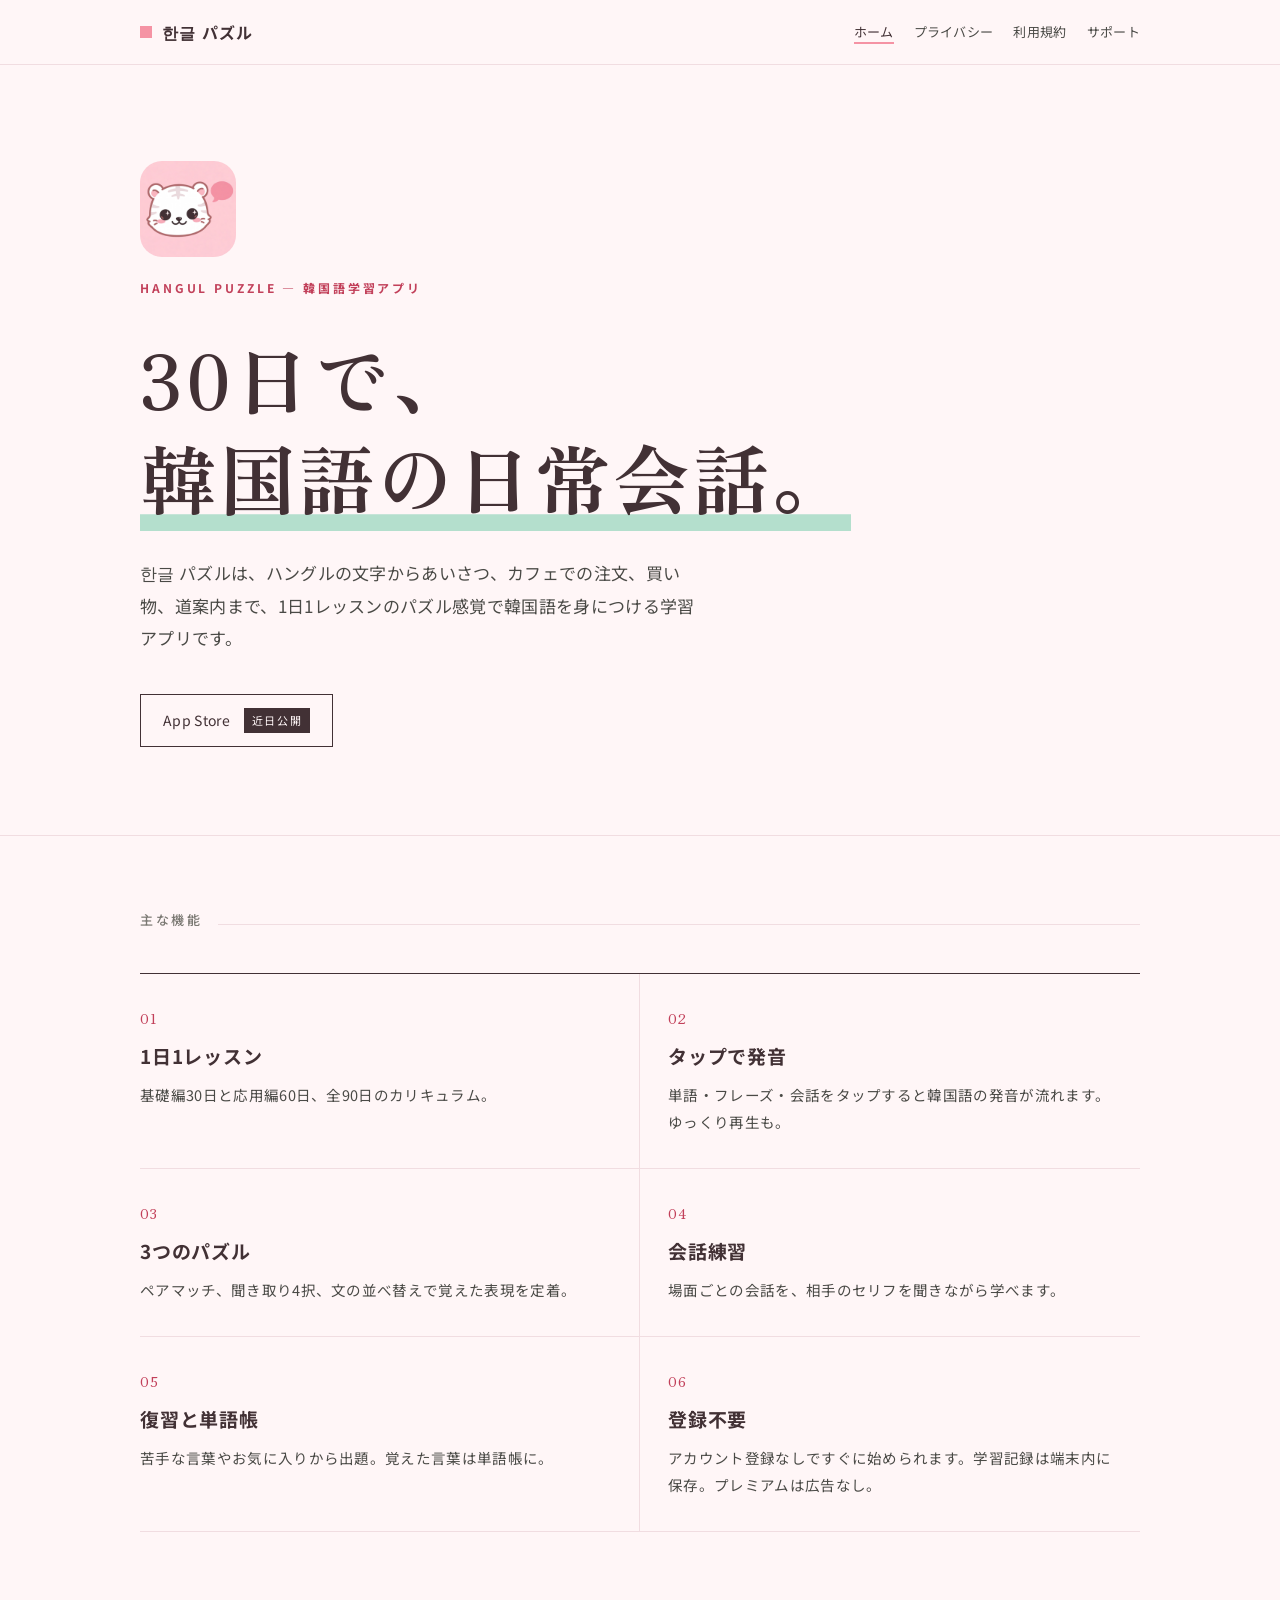
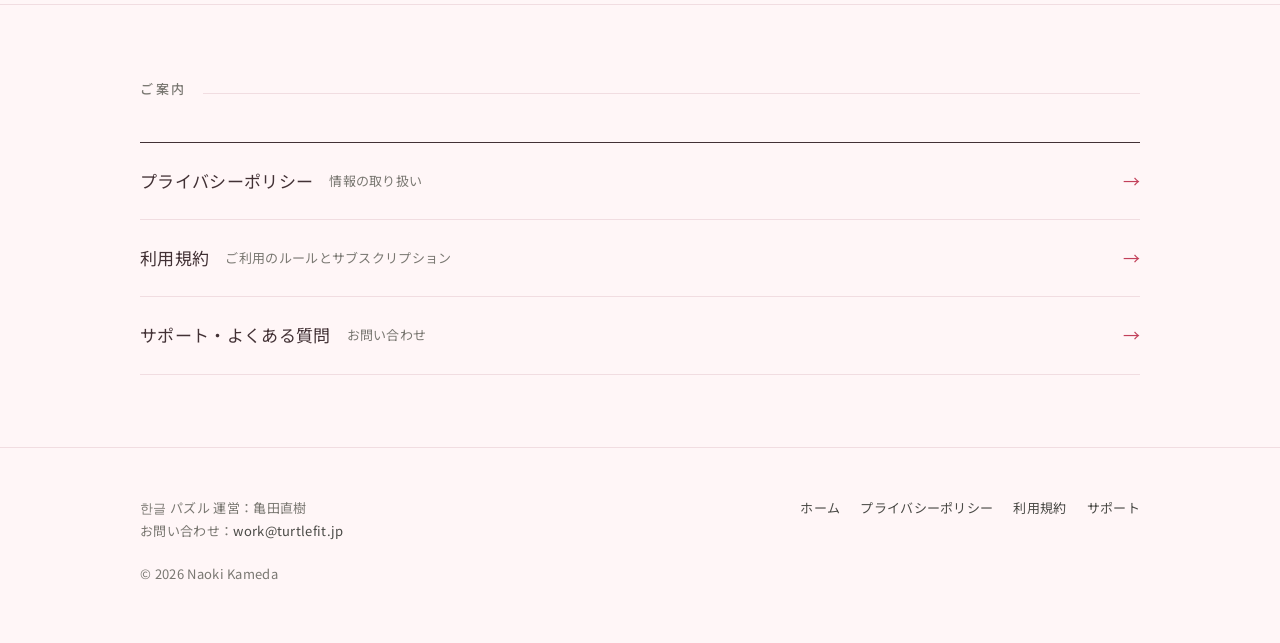
<file: index.html>
<!doctype html>
<html lang="ja">
<head>
<meta charset="utf-8">
<meta name="viewport" content="width=device-width,initial-scale=1">
<title>한글 パズル｜パズルで続ける韓国語</title>
<meta name="description" content="30日で韓国語の日常会話。タップで発音が聞ける、パズル式の韓国語学習アプリ。">
<link rel="icon" href="icon.png">
<link rel="preconnect" href="https://fonts.googleapis.com">
<link rel="preconnect" href="https://fonts.gstatic.com" crossorigin>
<link href="https://fonts.googleapis.com/css2?family=Noto+Sans+JP:wght@400;500;700&family=Zen+Old+Mincho:wght@700&display=swap" rel="stylesheet">
<link rel="stylesheet" href="styles.css">
<style>.app-icon{width:96px;height:96px;border-radius:22px;display:block;margin-bottom:20px}</style>
</head>
<body>
<header class="site-header">
  <div class="wrap">
    <a class="brand" href="index.html"><span class="brand-mark" aria-hidden="true"></span>한글 パズル</a>
    <nav class="nav" aria-label="サイト内"><a href="index.html" aria-current="page" class="hide-sm">ホーム</a><a href="privacy.html">プライバシー</a><a href="terms.html">利用規約</a><a href="support.html">サポート</a></nav>
  </div>
</header>
<main>
<section class="hero">
  <div class="wrap">
    <img class="app-icon" src="icon.png" alt="">
    <p class="eyebrow">HANGUL PUZZLE — 韓国語学習アプリ</p>
    <h1>30日で、<br><em>韓国語の日常会話。</em></h1>
    <p class="lead">한글 パズルは、ハングルの文字からあいさつ、カフェでの注文、買い物、道案内まで、1日1レッスンのパズル感覚で韓国語を身につける学習アプリです。</p>
    <span class="store" aria-label="App Storeで近日公開">App Store <small>近日公開</small></span>
  </div>
</section>
<section class="section">
  <div class="wrap">
    <h2 class="section-title">主な機能</h2>
    <ul class="features">
      <li><span class="num">01</span><h3>1日1レッスン</h3><p>基礎編30日と応用編60日、全90日のカリキュラム。</p></li>
      <li><span class="num">02</span><h3>タップで発音</h3><p>単語・フレーズ・会話をタップすると韓国語の発音が流れます。ゆっくり再生も。</p></li>
      <li><span class="num">03</span><h3>3つのパズル</h3><p>ペアマッチ、聞き取り4択、文の並べ替えで覚えた表現を定着。</p></li>
      <li><span class="num">04</span><h3>会話練習</h3><p>場面ごとの会話を、相手のセリフを聞きながら学べます。</p></li>
      <li><span class="num">05</span><h3>復習と単語帳</h3><p>苦手な言葉やお気に入りから出題。覚えた言葉は単語帳に。</p></li>
      <li><span class="num">06</span><h3>登録不要</h3><p>アカウント登録なしですぐに始められます。学習記録は端末内に保存。プレミアムは広告なし。</p></li>
    </ul>
  </div>
</section>
<section class="section">
  <div class="wrap">
    <h2 class="section-title">ご案内</h2>
    <ul class="links">
      <li><a href="privacy.html">プライバシーポリシー <span>情報の取り扱い</span></a></li>
      <li><a href="terms.html">利用規約 <span>ご利用のルールとサブスクリプション</span></a></li>
      <li><a href="support.html">サポート・よくある質問 <span>お問い合わせ</span></a></li>
    </ul>
  </div>
</section>
</main>
<footer class="site-footer">
  <div class="wrap">
    <address>
      한글 パズル 運営：亀田直樹<br>
      お問い合わせ：<a href="mailto:work@turtlefit.jp">work@turtlefit.jp</a>
    </address>
    <nav aria-label="フッター">
      <a href="index.html">ホーム</a>
      <a href="privacy.html">プライバシーポリシー</a>
      <a href="terms.html">利用規約</a>
      <a href="support.html">サポート</a>
    </nav>
  </div>
  <div class="wrap" style="margin-top:20px">&copy; 2026 Naoki Kameda</div>
</footer>
</body>
</html>
</file>
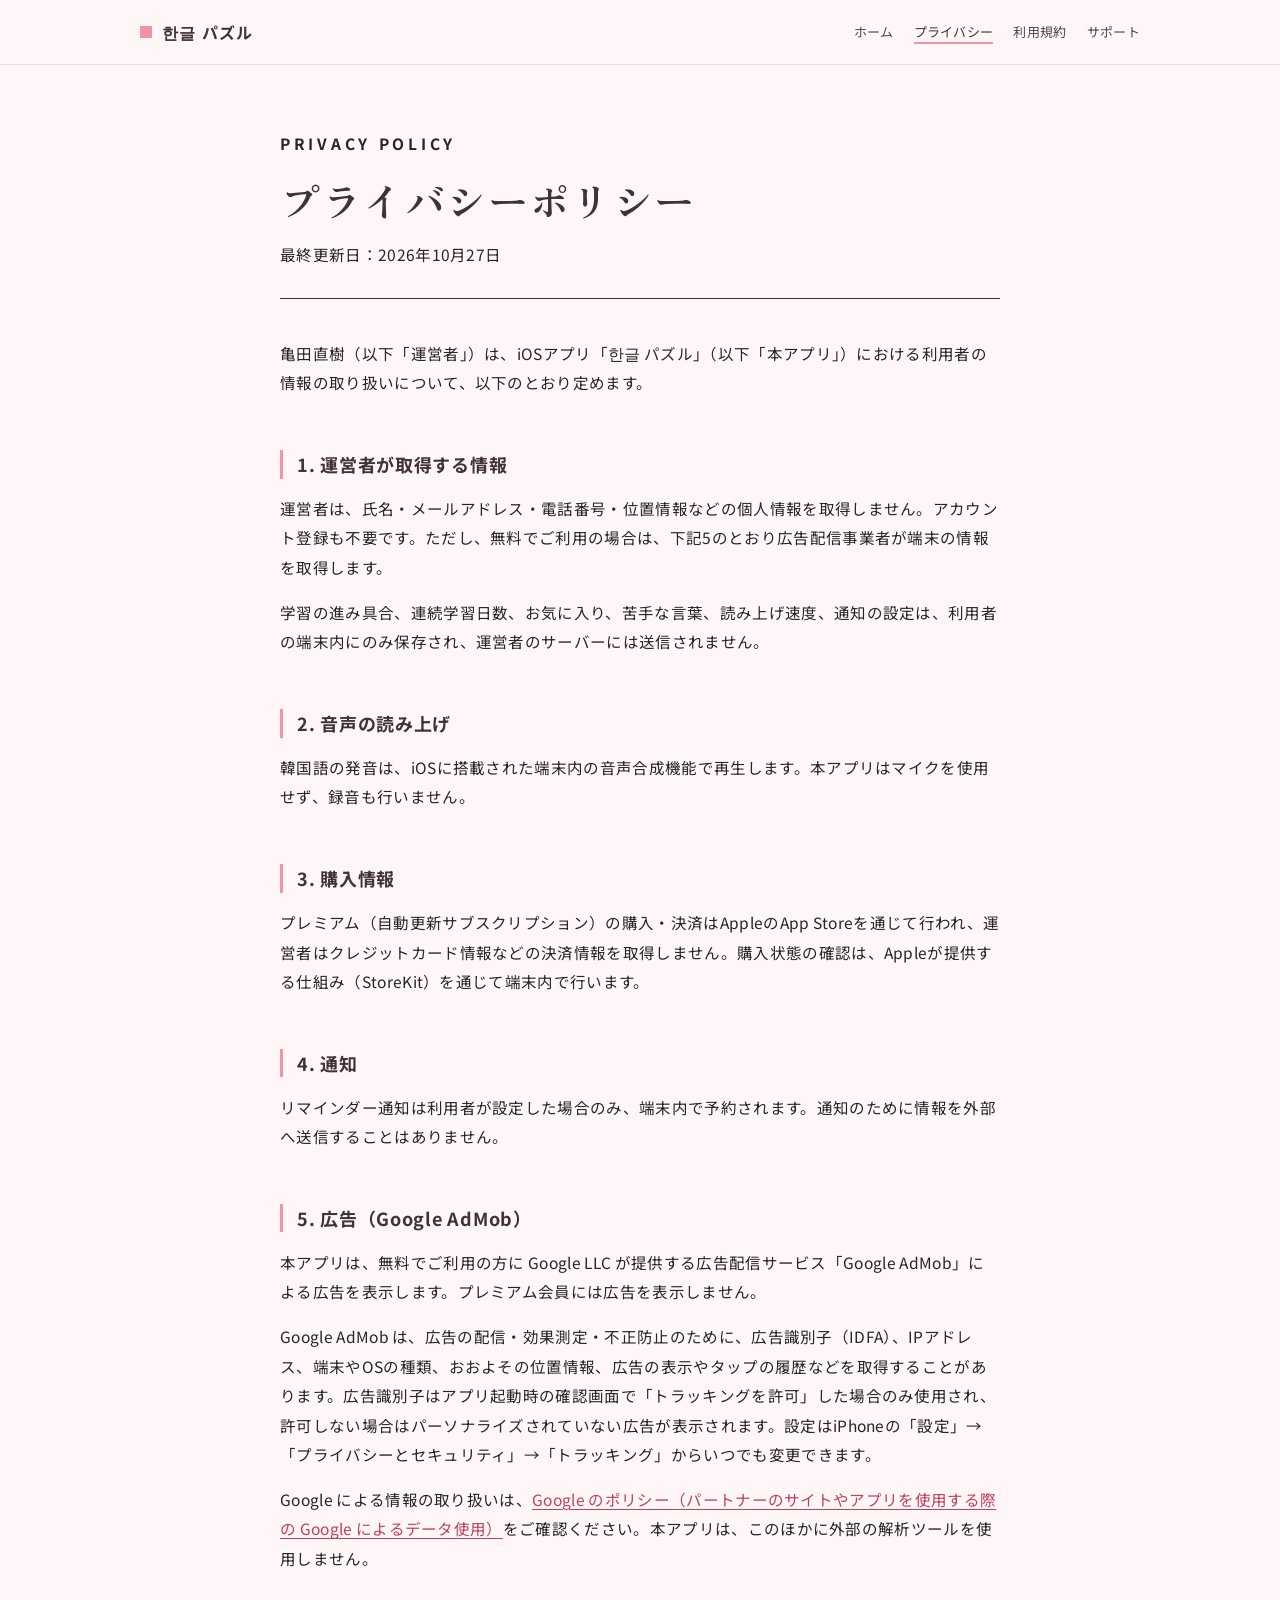
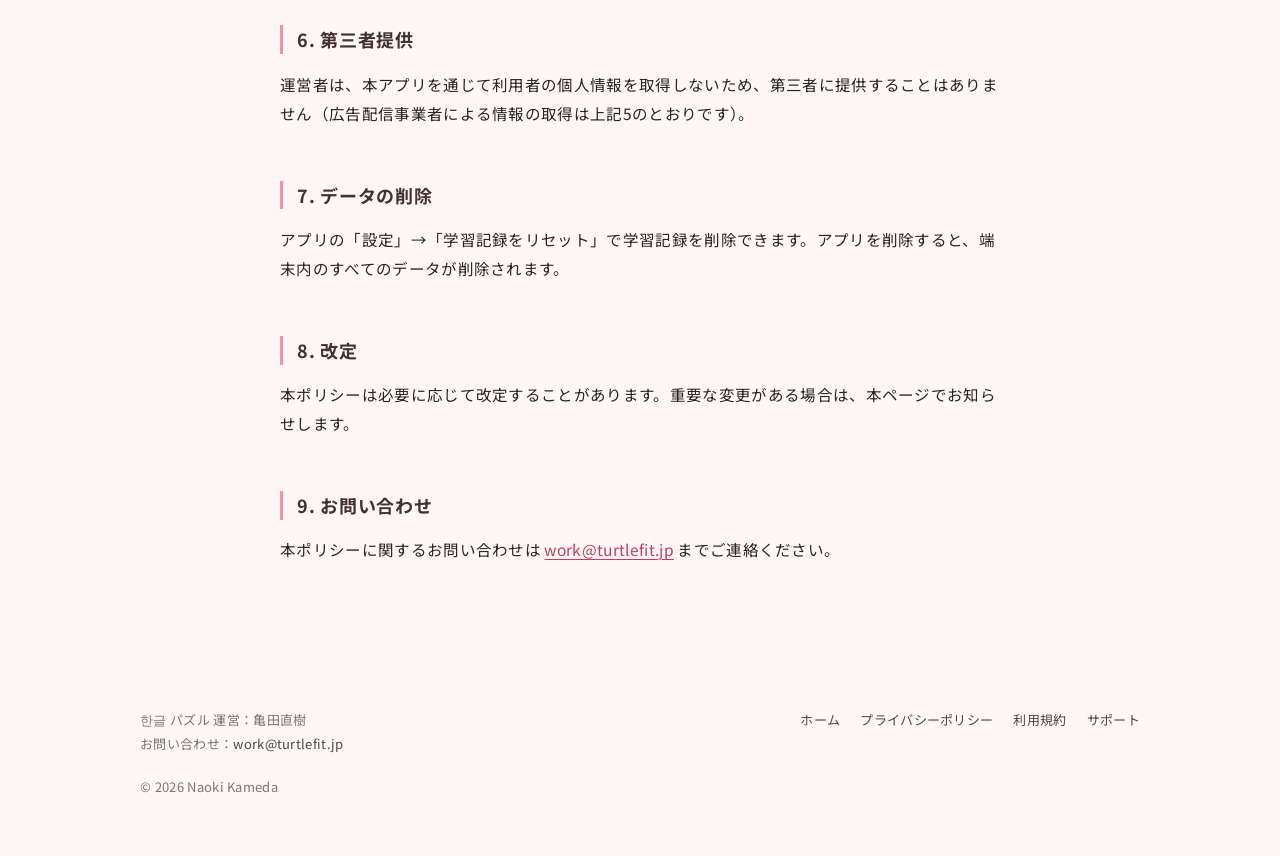
<file: privacy.html>
<!doctype html>
<html lang="ja">
<head>
<meta charset="utf-8">
<meta name="viewport" content="width=device-width,initial-scale=1">
<title>プライバシーポリシー｜한글 パズル</title>
<meta name="description" content="「한글 パズル」のプライバシーポリシー。">
<link rel="icon" href="icon.png">
<link rel="preconnect" href="https://fonts.googleapis.com">
<link rel="preconnect" href="https://fonts.gstatic.com" crossorigin>
<link href="https://fonts.googleapis.com/css2?family=Noto+Sans+JP:wght@400;500;700&family=Zen+Old+Mincho:wght@700&display=swap" rel="stylesheet">
<link rel="stylesheet" href="styles.css">
<style>.app-icon{width:96px;height:96px;border-radius:22px;display:block;margin-bottom:20px}</style>
</head>
<body>
<header class="site-header">
  <div class="wrap">
    <a class="brand" href="index.html"><span class="brand-mark" aria-hidden="true"></span>한글 パズル</a>
    <nav class="nav" aria-label="サイト内"><a href="index.html" class="hide-sm">ホーム</a><a href="privacy.html" aria-current="page">プライバシー</a><a href="terms.html">利用規約</a><a href="support.html">サポート</a></nav>
  </div>
</header>
<main class="doc">
<div class="wrap">
  <div class="doc-head">
    <p class="eyebrow">PRIVACY POLICY</p>
    <h1>プライバシーポリシー</h1>
    <p class="updated">最終更新日：2026年10月27日</p>
  </div>

  <p>亀田直樹（以下「運営者」）は、iOSアプリ「한글 パズル」（以下「本アプリ」）における利用者の情報の取り扱いについて、以下のとおり定めます。</p>

  <h2>1. 運営者が取得する情報</h2>
  <p>運営者は、氏名・メールアドレス・電話番号・位置情報などの個人情報を取得しません。アカウント登録も不要です。ただし、無料でご利用の場合は、下記5のとおり広告配信事業者が端末の情報を取得します。</p>
  <p>学習の進み具合、連続学習日数、お気に入り、苦手な言葉、読み上げ速度、通知の設定は、利用者の端末内にのみ保存され、運営者のサーバーには送信されません。</p>

  <h2>2. 音声の読み上げ</h2>
  <p>韓国語の発音は、iOSに搭載された端末内の音声合成機能で再生します。本アプリはマイクを使用せず、録音も行いません。</p>

  <h2>3. 購入情報</h2>
  <p>プレミアム（自動更新サブスクリプション）の購入・決済はAppleのApp Storeを通じて行われ、運営者はクレジットカード情報などの決済情報を取得しません。購入状態の確認は、Appleが提供する仕組み（StoreKit）を通じて端末内で行います。</p>

  <h2>4. 通知</h2>
  <p>リマインダー通知は利用者が設定した場合のみ、端末内で予約されます。通知のために情報を外部へ送信することはありません。</p>

  <h2>5. 広告（Google AdMob）</h2>
  <p>本アプリは、無料でご利用の方に Google LLC が提供する広告配信サービス「Google AdMob」による広告を表示します。プレミアム会員には広告を表示しません。</p>
  <p>Google AdMob は、広告の配信・効果測定・不正防止のために、広告識別子（IDFA）、IPアドレス、端末やOSの種類、おおよその位置情報、広告の表示やタップの履歴などを取得することがあります。広告識別子はアプリ起動時の確認画面で「トラッキングを許可」した場合のみ使用され、許可しない場合はパーソナライズされていない広告が表示されます。設定はiPhoneの「設定」→「プライバシーとセキュリティ」→「トラッキング」からいつでも変更できます。</p>
  <p>Google による情報の取り扱いは、<a href="https://policies.google.com/technologies/partner-sites?hl=ja">Google のポリシー（パートナーのサイトやアプリを使用する際の Google によるデータ使用）</a>をご確認ください。本アプリは、このほかに外部の解析ツールを使用しません。</p>

  <h2>6. 第三者提供</h2>
  <p>運営者は、本アプリを通じて利用者の個人情報を取得しないため、第三者に提供することはありません（広告配信事業者による情報の取得は上記5のとおりです）。</p>

  <h2>7. データの削除</h2>
  <p>アプリの「設定」→「学習記録をリセット」で学習記録を削除できます。アプリを削除すると、端末内のすべてのデータが削除されます。</p>

  <h2>8. 改定</h2>
  <p>本ポリシーは必要に応じて改定することがあります。重要な変更がある場合は、本ページでお知らせします。</p>

  <h2>9. お問い合わせ</h2>
  <p>本ポリシーに関するお問い合わせは <a href="mailto:work@turtlefit.jp">work@turtlefit.jp</a> までご連絡ください。</p>

</div>
</main>
<footer class="site-footer">
  <div class="wrap">
    <address>
      한글 パズル 運営：亀田直樹<br>
      お問い合わせ：<a href="mailto:work@turtlefit.jp">work@turtlefit.jp</a>
    </address>
    <nav aria-label="フッター">
      <a href="index.html">ホーム</a>
      <a href="privacy.html">プライバシーポリシー</a>
      <a href="terms.html">利用規約</a>
      <a href="support.html">サポート</a>
    </nav>
  </div>
  <div class="wrap" style="margin-top:20px">&copy; 2026 Naoki Kameda</div>
</footer>
</body>
</html>
</file>
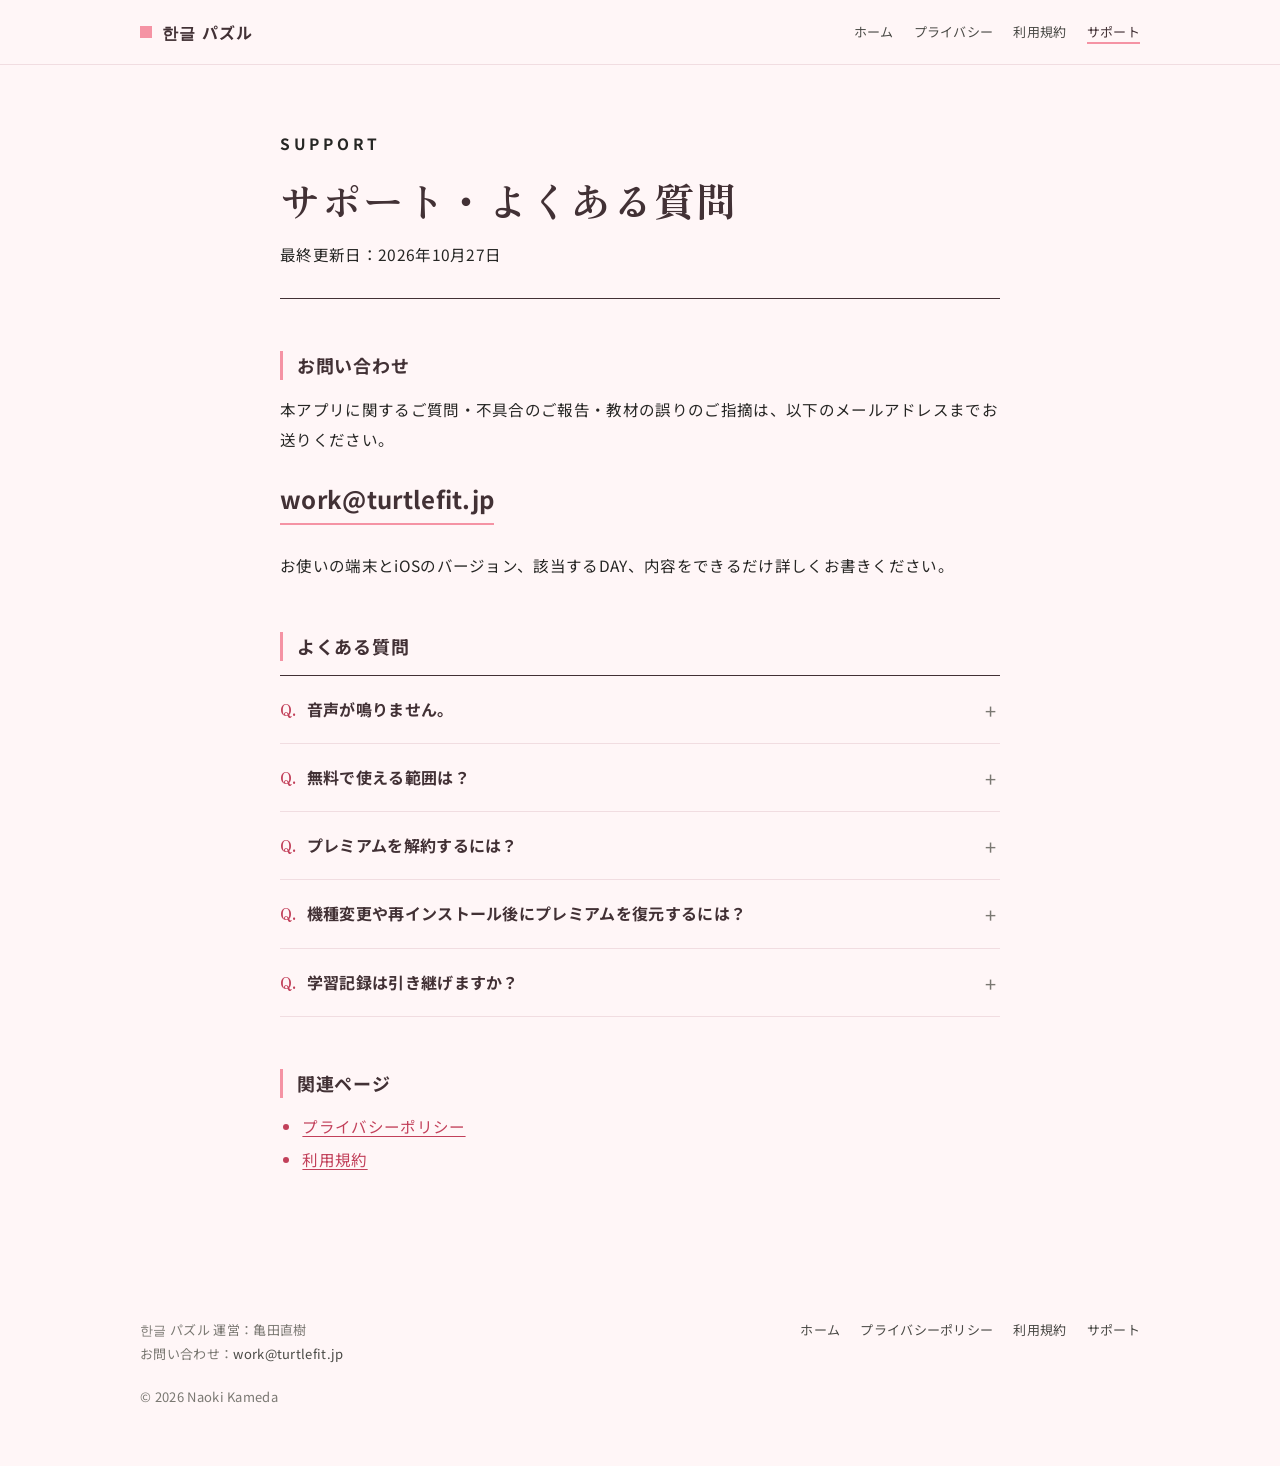
<file: support.html>
<!doctype html>
<html lang="ja">
<head>
<meta charset="utf-8">
<meta name="viewport" content="width=device-width,initial-scale=1">
<title>サポート｜한글 パズル</title>
<meta name="description" content="「한글 パズル」のサポート・よくある質問。">
<link rel="icon" href="icon.png">
<link rel="preconnect" href="https://fonts.googleapis.com">
<link rel="preconnect" href="https://fonts.gstatic.com" crossorigin>
<link href="https://fonts.googleapis.com/css2?family=Noto+Sans+JP:wght@400;500;700&family=Zen+Old+Mincho:wght@700&display=swap" rel="stylesheet">
<link rel="stylesheet" href="styles.css">
<style>.app-icon{width:96px;height:96px;border-radius:22px;display:block;margin-bottom:20px}</style>
</head>
<body>
<header class="site-header">
  <div class="wrap">
    <a class="brand" href="index.html"><span class="brand-mark" aria-hidden="true"></span>한글 パズル</a>
    <nav class="nav" aria-label="サイト内"><a href="index.html" class="hide-sm">ホーム</a><a href="privacy.html">プライバシー</a><a href="terms.html">利用規約</a><a href="support.html" aria-current="page">サポート</a></nav>
  </div>
</header>
<main class="doc">
<div class="wrap">
  <div class="doc-head">
    <p class="eyebrow">SUPPORT</p>
    <h1>サポート・よくある質問</h1>
    <p class="updated">最終更新日：2026年10月27日</p>
  </div>

  <h2>お問い合わせ</h2>
  <p>本アプリに関するご質問・不具合のご報告・教材の誤りのご指摘は、以下のメールアドレスまでお送りください。</p>
  <a class="mail" href="mailto:work@turtlefit.jp?subject=%ED%95%9C%EA%B8%80%20%E3%83%91%E3%82%BA%E3%83%AB%20%E3%81%8A%E5%95%8F%E3%81%84%E5%90%88%E3%82%8F%E3%81%9B">work@turtlefit.jp</a>
  <p>お使いの端末とiOSのバージョン、該当するDAY、内容をできるだけ詳しくお書きください。</p>

  <h2>よくある質問</h2>
  <div class="faq">
    <details><summary>音声が鳴りません。</summary><div class="a">
      <p>iPhoneの音量と、本体横の消音スイッチ（サイレントモード）をご確認ください。改善しない場合は、「設定」アプリ→「アクセシビリティ」→「読み上げコンテンツ」→「声」→「韓国語」から音声をダウンロードすると、より自然な発音で再生されます。</p>
    </div></details>
    <details><summary>無料で使える範囲は？</summary><div class="a">
      <p>Day 1〜7（ハングルの文字・あいさつ・お礼とおわび）のレッスンと、その範囲の復習・単語帳は無料でご利用いただけます。</p>
    </div></details>
    <details><summary>プレミアムを解約するには？</summary><div class="a">
      <p>iPhoneの「設定」→「Apple ID（お客様の名前）」→「サブスクリプション」→「한글 パズル」から解約できます。現在の期間が終了する24時間以上前に解約しない限り自動で更新されます。解約後も期間の終了まではプレミアムをご利用いただけます。</p>
    </div></details>
    <details><summary>機種変更や再インストール後にプレミアムを復元するには？</summary><div class="a">
      <p>購入時と同じApple IDでサインインした状態でアプリを開き、「設定」またはプレミアムの画面にある「購入を復元」をタップしてください。</p>
    </div></details>
    <details><summary>学習記録は引き継げますか？</summary><div class="a">
      <p>学習記録は端末内に保存されるため、機種変更時は引き継がれません（iCloudバックアップから復元した場合は引き継がれることがあります）。プレミアムの購入状態は「購入を復元」で引き継げます。</p>
    </div></details>
  </div>

  <h2>関連ページ</h2>
  <ul>
    <li><a href="privacy.html">プライバシーポリシー</a></li>
    <li><a href="terms.html">利用規約</a></li>
  </ul>

</div>
</main>
<footer class="site-footer">
  <div class="wrap">
    <address>
      한글 パズル 運営：亀田直樹<br>
      お問い合わせ：<a href="mailto:work@turtlefit.jp">work@turtlefit.jp</a>
    </address>
    <nav aria-label="フッター">
      <a href="index.html">ホーム</a>
      <a href="privacy.html">プライバシーポリシー</a>
      <a href="terms.html">利用規約</a>
      <a href="support.html">サポート</a>
    </nav>
  </div>
  <div class="wrap" style="margin-top:20px">&copy; 2026 Naoki Kameda</div>
</footer>
</body>
</html>
</file>
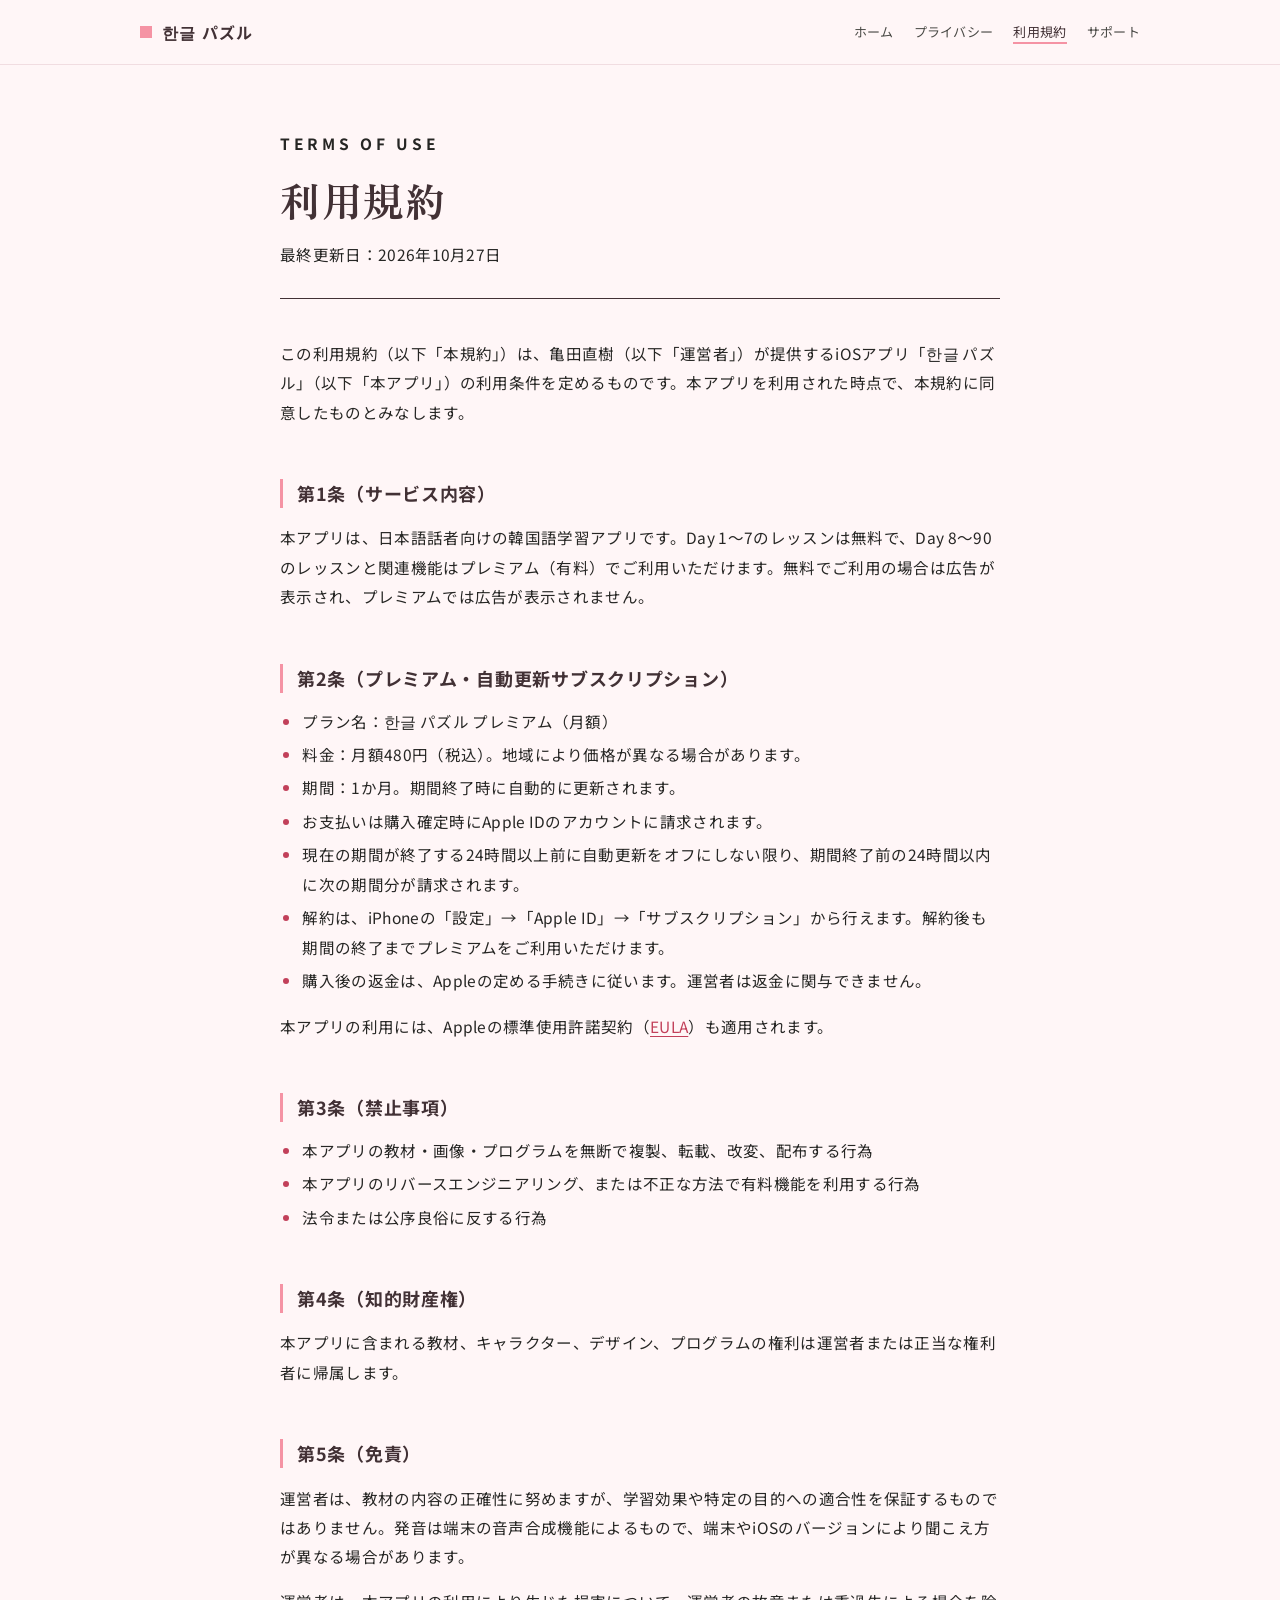
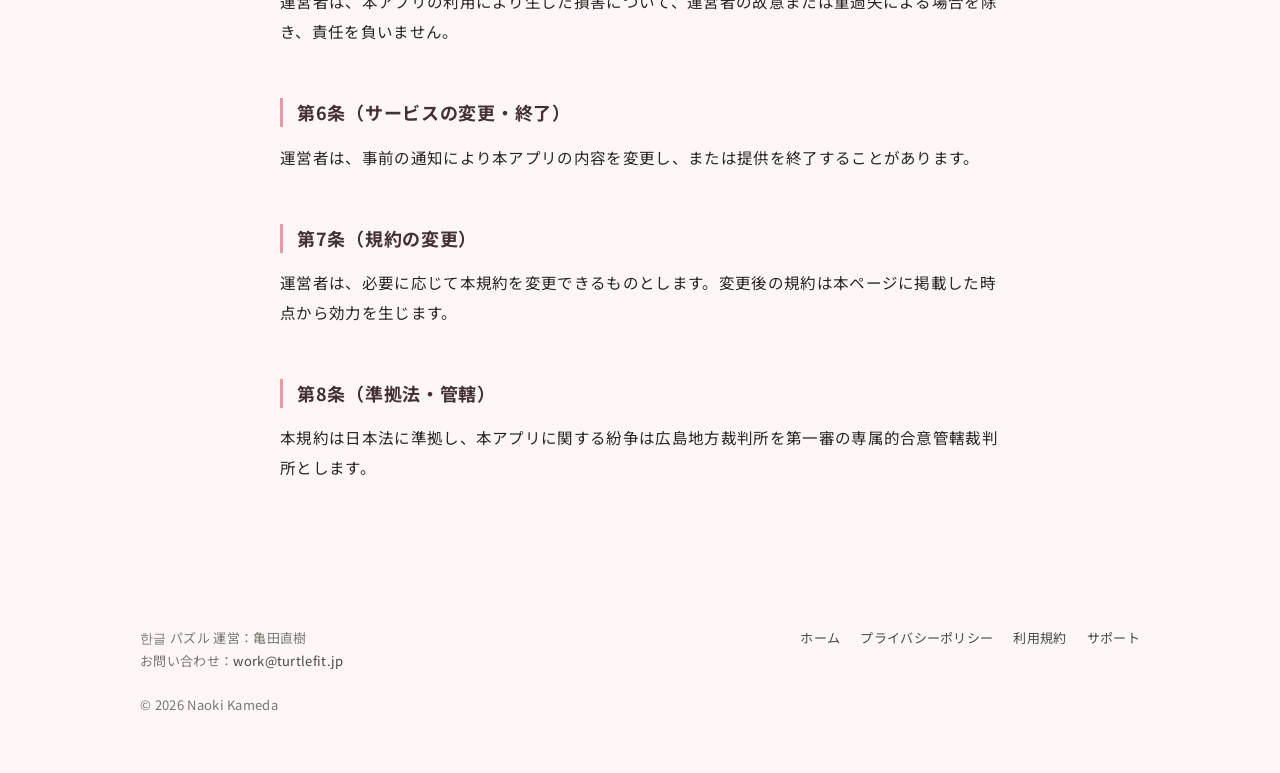
<file: terms.html>
<!doctype html>
<html lang="ja">
<head>
<meta charset="utf-8">
<meta name="viewport" content="width=device-width,initial-scale=1">
<title>利用規約｜한글 パズル</title>
<meta name="description" content="「한글 パズル」の利用規約とサブスクリプションについて。">
<link rel="icon" href="icon.png">
<link rel="preconnect" href="https://fonts.googleapis.com">
<link rel="preconnect" href="https://fonts.gstatic.com" crossorigin>
<link href="https://fonts.googleapis.com/css2?family=Noto+Sans+JP:wght@400;500;700&family=Zen+Old+Mincho:wght@700&display=swap" rel="stylesheet">
<link rel="stylesheet" href="styles.css">
<style>.app-icon{width:96px;height:96px;border-radius:22px;display:block;margin-bottom:20px}</style>
</head>
<body>
<header class="site-header">
  <div class="wrap">
    <a class="brand" href="index.html"><span class="brand-mark" aria-hidden="true"></span>한글 パズル</a>
    <nav class="nav" aria-label="サイト内"><a href="index.html" class="hide-sm">ホーム</a><a href="privacy.html">プライバシー</a><a href="terms.html" aria-current="page">利用規約</a><a href="support.html">サポート</a></nav>
  </div>
</header>
<main class="doc">
<div class="wrap">
  <div class="doc-head">
    <p class="eyebrow">TERMS OF USE</p>
    <h1>利用規約</h1>
    <p class="updated">最終更新日：2026年10月27日</p>
  </div>

  <p>この利用規約（以下「本規約」）は、亀田直樹（以下「運営者」）が提供するiOSアプリ「한글 パズル」（以下「本アプリ」）の利用条件を定めるものです。本アプリを利用された時点で、本規約に同意したものとみなします。</p>

  <h2>第1条（サービス内容）</h2>
  <p>本アプリは、日本語話者向けの韓国語学習アプリです。Day 1〜7のレッスンは無料で、Day 8〜90のレッスンと関連機能はプレミアム（有料）でご利用いただけます。無料でご利用の場合は広告が表示され、プレミアムでは広告が表示されません。</p>

  <h2>第2条（プレミアム・自動更新サブスクリプション）</h2>
  <ul>
    <li>プラン名：한글 パズル プレミアム（月額）</li>
    <li>料金：月額480円（税込）。地域により価格が異なる場合があります。</li>
    <li>期間：1か月。期間終了時に自動的に更新されます。</li>
    <li>お支払いは購入確定時にApple IDのアカウントに請求されます。</li>
    <li>現在の期間が終了する24時間以上前に自動更新をオフにしない限り、期間終了前の24時間以内に次の期間分が請求されます。</li>
    <li>解約は、iPhoneの「設定」→「Apple ID」→「サブスクリプション」から行えます。解約後も期間の終了までプレミアムをご利用いただけます。</li>
    <li>購入後の返金は、Appleの定める手続きに従います。運営者は返金に関与できません。</li>
  </ul>
  <p>本アプリの利用には、Appleの標準使用許諾契約（<a href="https://www.apple.com/legal/internet-services/itunes/dev/stdeula/">EULA</a>）も適用されます。</p>

  <h2>第3条（禁止事項）</h2>
  <ul>
    <li>本アプリの教材・画像・プログラムを無断で複製、転載、改変、配布する行為</li>
    <li>本アプリのリバースエンジニアリング、または不正な方法で有料機能を利用する行為</li>
    <li>法令または公序良俗に反する行為</li>
  </ul>

  <h2>第4条（知的財産権）</h2>
  <p>本アプリに含まれる教材、キャラクター、デザイン、プログラムの権利は運営者または正当な権利者に帰属します。</p>

  <h2>第5条（免責）</h2>
  <p>運営者は、教材の内容の正確性に努めますが、学習効果や特定の目的への適合性を保証するものではありません。発音は端末の音声合成機能によるもので、端末やiOSのバージョンにより聞こえ方が異なる場合があります。</p>
  <p>運営者は、本アプリの利用により生じた損害について、運営者の故意または重過失による場合を除き、責任を負いません。</p>

  <h2>第6条（サービスの変更・終了）</h2>
  <p>運営者は、事前の通知により本アプリの内容を変更し、または提供を終了することがあります。</p>

  <h2>第7条（規約の変更）</h2>
  <p>運営者は、必要に応じて本規約を変更できるものとします。変更後の規約は本ページに掲載した時点から効力を生じます。</p>

  <h2>第8条（準拠法・管轄）</h2>
  <p>本規約は日本法に準拠し、本アプリに関する紛争は広島地方裁判所を第一審の専属的合意管轄裁判所とします。</p>

</div>
</main>
<footer class="site-footer">
  <div class="wrap">
    <address>
      한글 パズル 運営：亀田直樹<br>
      お問い合わせ：<a href="mailto:work@turtlefit.jp">work@turtlefit.jp</a>
    </address>
    <nav aria-label="フッター">
      <a href="index.html">ホーム</a>
      <a href="privacy.html">プライバシーポリシー</a>
      <a href="terms.html">利用規約</a>
      <a href="support.html">サポート</a>
    </nav>
  </div>
  <div class="wrap" style="margin-top:20px">&copy; 2026 Naoki Kameda</div>
</footer>
</body>
</html>
</file>
<file: styles.css>
:root{
  --paper:#FFF6F7;
  --paper-2:#FBE6EA;
  --ink:#423135;
  --ink-2:#4A4A46;
  --ink-3:#7A7872;
  --rule:#F1DDE1;
  --mint:#F593A4;
  --mint-ink:#C2405A;
  --max:760px;
}
*{box-sizing:border-box}
html{-webkit-text-size-adjust:100%}
body{
  margin:0;background:var(--paper);color:var(--ink);
  font-family:"Noto Sans JP","Hiragino Kaku Gothic ProN","Hiragino Sans",system-ui,sans-serif;
  font-size:16px;line-height:1.9;letter-spacing:.02em;
  overflow-wrap:anywhere;
}
a{color:var(--mint-ink);text-decoration:underline;text-underline-offset:3px;text-decoration-thickness:1px}
a:hover{color:var(--ink)}
.wrap{max-width:var(--max);margin:0 auto;padding:0 20px}

/* header */
.site-header{border-bottom:1px solid var(--rule)}
.site-header .wrap{display:flex;align-items:center;justify-content:space-between;gap:16px;height:64px;max-width:1040px}
.brand{display:flex;align-items:center;gap:10px;color:var(--ink);text-decoration:none;font-weight:700;letter-spacing:.08em}
.brand-mark{width:12px;height:12px;background:var(--mint);display:inline-block}
.nav{display:flex;gap:20px;font-size:13px}
.nav a{color:var(--ink-2);text-decoration:none}
.nav a:hover,.nav a[aria-current="page"]{color:var(--ink);box-shadow:inset 0 -2px 0 var(--mint)}

/* hero */
.hero{border-bottom:1px solid var(--rule)}
.hero .wrap{max-width:1040px;padding-top:96px;padding-bottom:88px}
.eyebrow{font-size:12px;letter-spacing:.24em;color:var(--mint-ink);font-weight:700;margin:0 0 28px}
.hero h1{font-family:"Zen Old Mincho","Shippori Mincho","Hiragino Mincho ProN",serif;font-weight:700;
  font-size:clamp(36px,7.4vw,76px);line-height:1.3;letter-spacing:.04em;margin:0 0 32px}
.hero h1 em{font-style:normal;box-shadow:inset 0 -.22em 0 rgba(59,185,138,.38)}
.lead{font-size:17px;color:var(--ink-2);max-width:560px;margin:0 0 40px}
.store{display:inline-flex;align-items:center;gap:14px;border:1px solid var(--ink);padding:12px 22px;font-size:14px;color:var(--ink);text-decoration:none;cursor:default}
.store small{font-size:11px;letter-spacing:.14em;color:var(--paper);background:var(--ink);padding:2px 8px}
.note-18{font-size:12px;color:var(--ink-3);margin-top:20px}

/* features */
.section{border-bottom:1px solid var(--rule)}
.section .wrap{max-width:1040px;padding-top:72px;padding-bottom:72px}
.section-title{display:flex;align-items:baseline;gap:16px;margin:0 0 40px;font-size:13px;letter-spacing:.2em;color:var(--ink-3);font-weight:500}
.section-title::after{content:"";flex:1;height:1px;background:var(--rule)}
.features{list-style:none;margin:0;padding:0;display:grid;grid-template-columns:repeat(2,1fr);border-top:1px solid var(--ink)}
.features li{padding:28px 28px 32px 0;border-bottom:1px solid var(--rule)}
.features li:nth-child(odd){border-right:1px solid var(--rule)}
.features li:nth-child(even){padding-left:28px}
.features .num{font-family:"Zen Old Mincho",serif;color:var(--mint-ink);font-size:14px;letter-spacing:.1em}
.features h3{font-size:19px;margin:6px 0 8px;letter-spacing:.04em}
.features p{margin:0;color:var(--ink-2);font-size:14.5px;line-height:1.85}

.links{list-style:none;margin:0;padding:0;border-top:1px solid var(--ink)}
.links a{display:flex;justify-content:space-between;align-items:center;gap:16px;padding:22px 0;border-bottom:1px solid var(--rule);color:var(--ink);text-decoration:none;font-size:17px}
.links a span{font-size:13px;color:var(--ink-3)}
.links a:hover{color:var(--mint-ink)}
.links a::after{content:"→";color:var(--mint-ink);margin-left:auto;padding-left:12px}

/* document pages */
.doc .wrap{padding-top:64px;padding-bottom:80px}
.doc-head{border-bottom:1px solid var(--ink);padding-bottom:28px;margin-bottom:40px}
.doc-head .eyebrow{margin-bottom:14px}
.doc-head h1{font-family:"Zen Old Mincho","Shippori Mincho",serif;font-size:clamp(28px,5.4vw,40px);line-height:1.4;margin:0 0 12px;letter-spacing:.04em}
.updated{font-size:13px;color:var(--ink-3);margin:0}
.doc h2{font-size:18px;margin:52px 0 14px;padding-left:14px;border-left:3px solid var(--mint);line-height:1.6;letter-spacing:.04em}
.doc h3{font-size:16px;margin:28px 0 8px}
.doc p,.doc li{font-size:15.5px;color:#262624}
.doc ul,.doc ol{padding-left:1.4em;margin:10px 0 16px}
.doc li{margin:4px 0}
.doc li::marker{color:var(--mint-ink)}
.callout{border-top:1px solid var(--ink);border-bottom:1px solid var(--ink);padding:18px 0;margin:24px 0}
.callout p{margin:0}
.callout strong{color:var(--mint-ink)}
table.info{width:100%;border-collapse:collapse;margin:12px 0 8px;font-size:15px}
table.info th,table.info td{text-align:left;vertical-align:top;padding:12px 0;border-bottom:1px solid var(--rule)}
table.info th{width:9em;color:var(--ink-3);font-weight:500;padding-right:16px}
.table-scroll{overflow-x:auto}
table.grid{width:100%;border-collapse:collapse;font-size:14.5px;margin:12px 0}
table.grid th,table.grid td{text-align:left;vertical-align:top;padding:10px 12px 10px 0;border-bottom:1px solid var(--rule)}
table.grid thead th{border-bottom:1px solid var(--ink);font-size:13px;color:var(--ink-3);font-weight:500}

/* faq */
.faq{border-top:1px solid var(--ink);margin-top:8px}
.faq details{border-bottom:1px solid var(--rule)}
.faq summary{cursor:pointer;list-style:none;padding:20px 32px 20px 0;font-weight:700;position:relative;line-height:1.7}
.faq summary::-webkit-details-marker{display:none}
.faq summary::before{content:"Q.";color:var(--mint-ink);margin-right:10px;font-family:"Zen Old Mincho",serif}
.faq summary::after{content:"+";position:absolute;right:4px;top:18px;font-weight:400;font-size:20px;color:var(--ink-3)}
.faq details[open] summary::after{content:"−"}
.faq .a{padding:0 0 22px 0}
.faq .a p,.faq .a li{font-size:15px}
.mail{display:inline-block;font-size:clamp(18px,4.6vw,24px);font-weight:700;color:var(--ink);text-decoration:none;border-bottom:2px solid var(--mint);padding-bottom:2px;margin:6px 0 10px}

/* footer */
.site-footer{padding:48px 0 56px;font-size:13px;color:var(--ink-3)}
.site-footer .wrap{max-width:1040px;display:flex;flex-wrap:wrap;justify-content:space-between;gap:20px}
.site-footer nav{display:flex;flex-wrap:wrap;gap:8px 20px}
.site-footer a{color:var(--ink-2);text-decoration:none}
.site-footer a:hover{color:var(--mint-ink)}
.site-footer address{font-style:normal;line-height:1.8}

@media (max-width:640px){
  .nav{gap:14px;font-size:12px}
  .nav .hide-sm{display:none}
  .hero .wrap{padding-top:64px;padding-bottom:60px}
  .features{grid-template-columns:1fr}
  .features li,.features li:nth-child(odd),.features li:nth-child(even){padding:24px 0 26px;border-right:0}
  .section .wrap{padding-top:56px;padding-bottom:56px}
  table.info th{width:6.5em}
}
</file>
